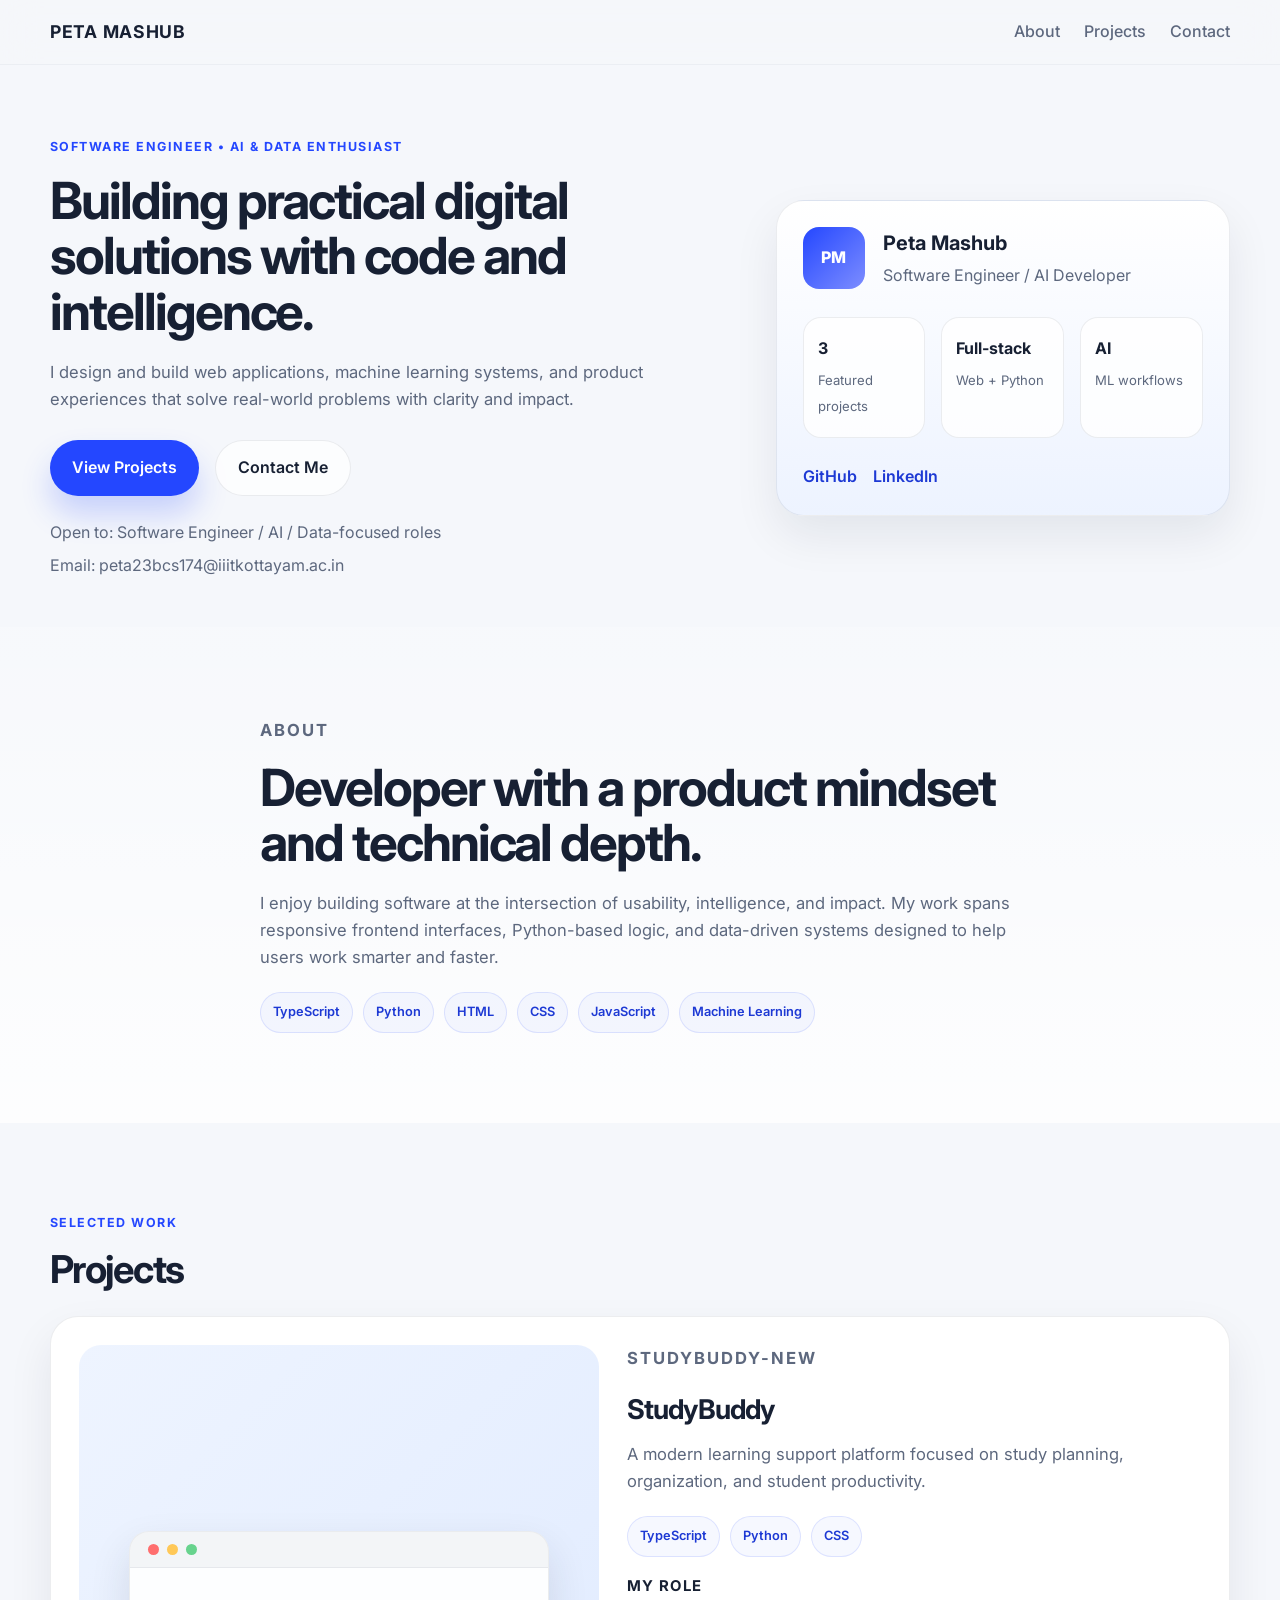
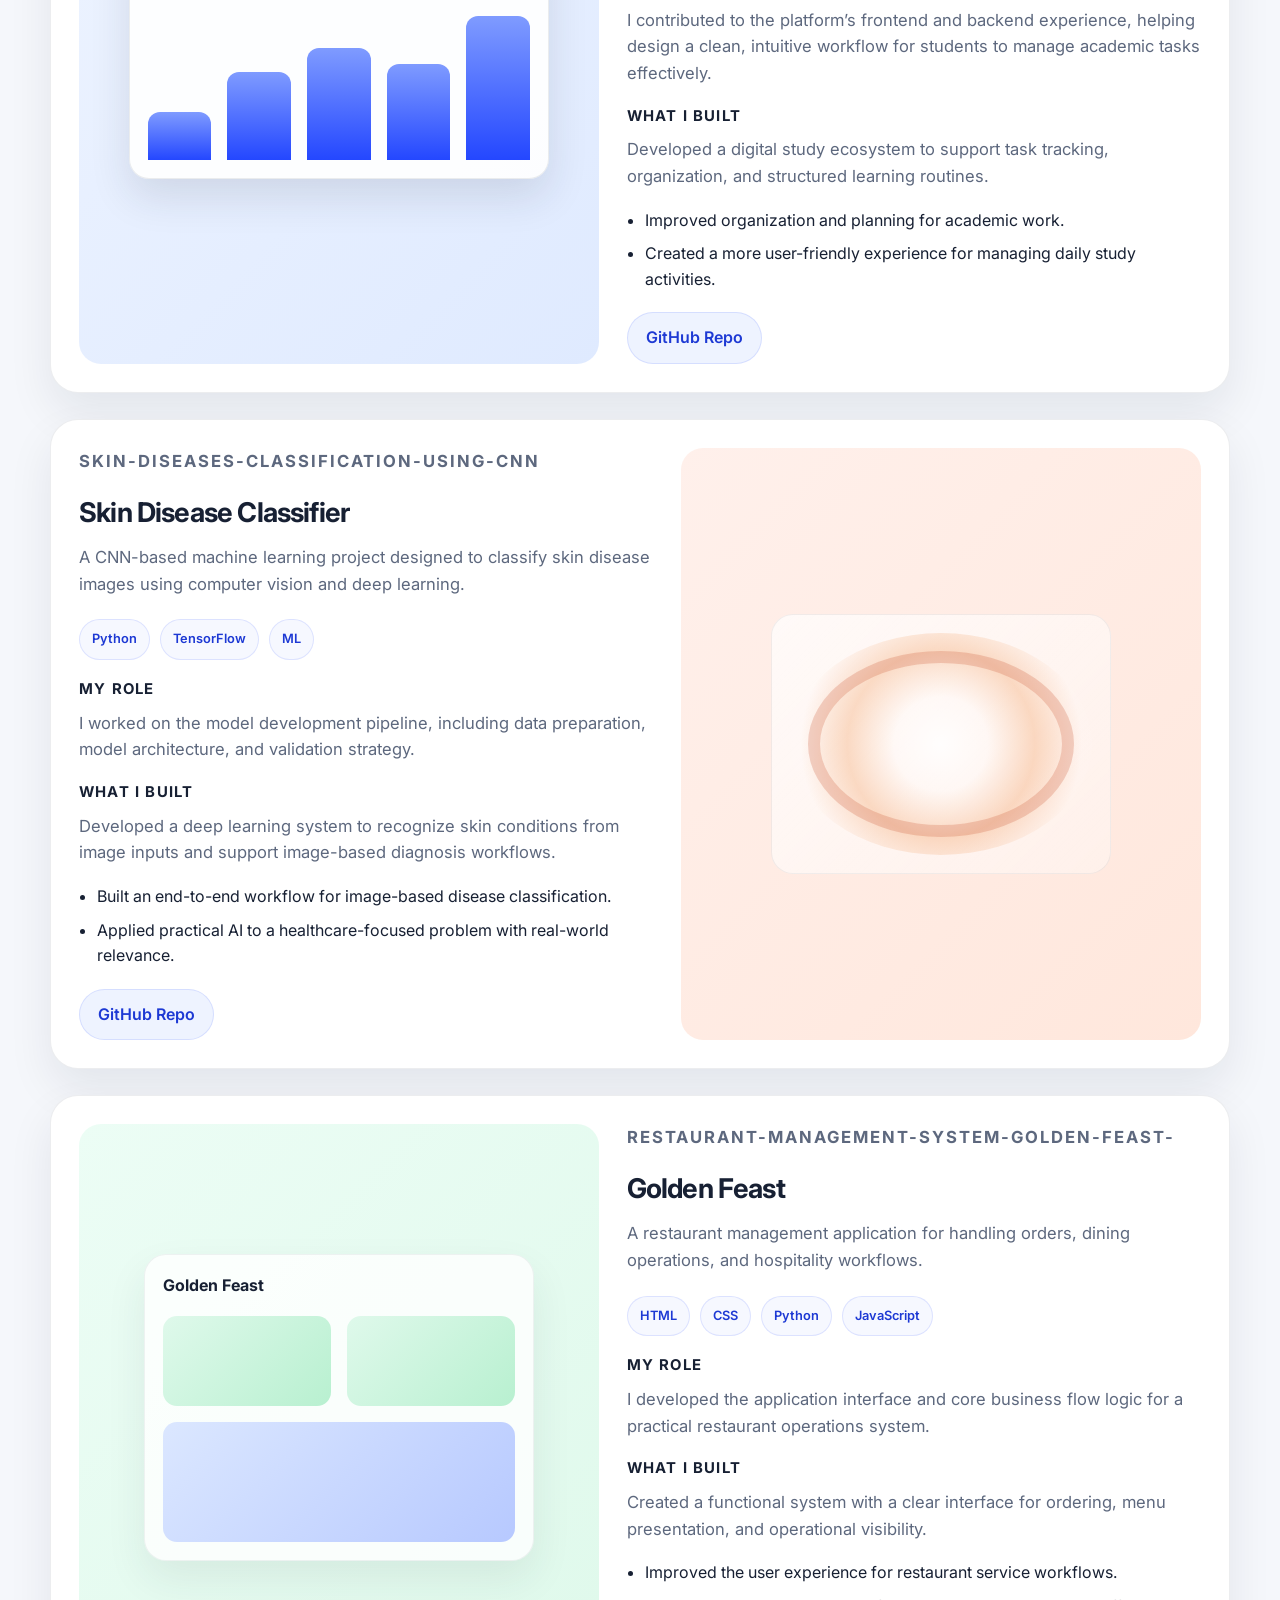
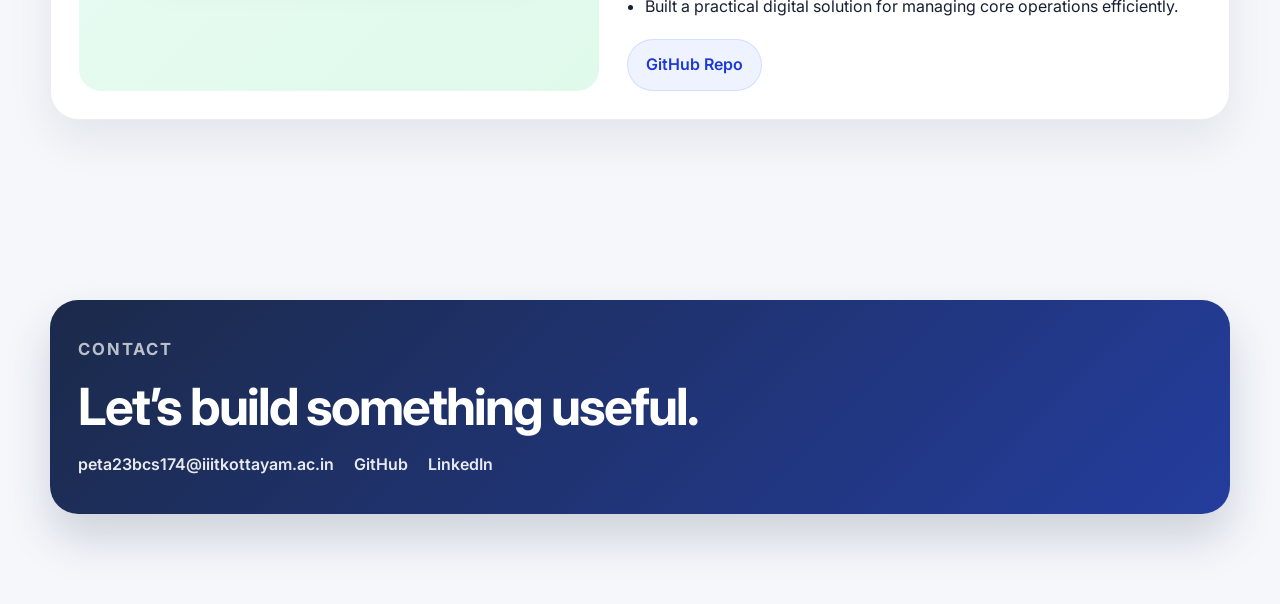
<file: index.html>
<!DOCTYPE html>
<html lang="en">
  <head>
    <meta charset="UTF-8" />
    <meta name="viewport" content="width=device-width, initial-scale=1.0" />
    <title>Peta Mashub | Portfolio</title>
    <meta
      name="description"
      content="Portfolio website for Peta Mashub, a software engineer and AI/data-driven developer."
    />
    <link rel="preconnect" href="https://fonts.googleapis.com" />
    <link rel="preconnect" href="https://fonts.gstatic.com" crossorigin />
    <link
      href="https://fonts.googleapis.com/css2?family=Inter:wght@400;500;600;700;800&display=swap"
      rel="stylesheet"
    />
    <link rel="stylesheet" href="styles.css" />
  </head>
  <body>
    <header class="site-header">
      <div class="container nav">
        <div class="brand">Peta Mashub</div>
        <nav>
          <a href="#about">About</a>
          <a href="#projects">Projects</a>
          <a href="#contact">Contact</a>
        </nav>
      </div>
    </header>

    <main>
      <section class="hero">
        <div class="container hero-inner">
          <div class="hero-copy">
            <p class="eyebrow">Software Engineer • AI & Data Enthusiast</p>
            <h1>Building practical digital solutions with code and intelligence.</h1>
            <p class="lead">
              I design and build web applications, machine learning systems, and product experiences
              that solve real-world problems with clarity and impact.
            </p>
            <div class="cta-row">
              <a class="button primary" href="#projects">View Projects</a>
              <a class="button secondary" href="mailto:peta23bcs174@iiitkottayam.ac.in">Contact Me</a>
            </div>
            <ul class="mini-meta">
              <li>Open to: Software Engineer / AI / Data-focused roles</li>
              <li>Email: peta23bcs174@iiitkottayam.ac.in</li>
            </ul>
          </div>

          <div class="hero-card">
            <div class="profile-panel">
              <div class="avatar">PM</div>
              <div>
                <h3>Peta Mashub</h3>
                <p>Software Engineer / AI Developer</p>
              </div>
            </div>

            <div class="stat-grid">
              <div>
                <strong>3</strong>
                <span>Featured projects</span>
              </div>
              <div>
                <strong>Full-stack</strong>
                <span>Web + Python</span>
              </div>
              <div>
                <strong>AI</strong>
                <span>ML workflows</span>
              </div>
            </div>

            <div class="socials">
              <a href="https://github.com/peta2005" target="_blank" rel="noreferrer">GitHub</a>
              <a href="https://www.linkedin.com/in/peta-mashub-iiitk-0850b13a2" target="_blank" rel="noreferrer">LinkedIn</a>
            </div>
          </div>
        </div>
      </section>

      <section id="about" class="about section-spacing">
        <div class="container narrow">
          <p class="section-tag">About</p>
          <h2>Developer with a product mindset and technical depth.</h2>
          <p>
            I enjoy building software at the intersection of usability, intelligence, and impact.
            My work spans responsive frontend interfaces, Python-based logic, and data-driven systems
            designed to help users work smarter and faster.
          </p>
          <div class="tool-pills">
            <span>TypeScript</span>
            <span>Python</span>
            <span>HTML</span>
            <span>CSS</span>
            <span>JavaScript</span>
            <span>Machine Learning</span>
          </div>
        </div>
      </section>

      <section id="projects" class="projects section-spacing">
        <div class="container">
          <p class="section-tag">Selected work</p>
          <h2>Projects</h2>

          <article class="project-card">
            <div class="project-visual visual-one">
              <div class="mock-window">
                <div class="window-bar">
                  <span></span>
                  <span></span>
                  <span></span>
                </div>
                <div class="window-body">
                  <div class="chart-bars">
                    <span style="height: 30%"></span>
                    <span style="height: 55%"></span>
                    <span style="height: 70%"></span>
                    <span style="height: 60%"></span>
                    <span style="height: 90%"></span>
                  </div>
                </div>
              </div>
            </div>

            <div class="project-content">
              <p class="project-label">StudyBuddy-new</p>
              <h3>StudyBuddy</h3>
              <p class="summary">
                A modern learning support platform focused on study planning, organization, and
                student productivity.
              </p>

              <div class="badges">
                <span>TypeScript</span>
                <span>Python</span>
                <span>CSS</span>
              </div>

              <div class="detail-block">
                <h4>My role</h4>
                <p>
                  I contributed to the platform’s frontend and backend experience, helping design a
                  clean, intuitive workflow for students to manage academic tasks effectively.
                </p>
              </div>

              <div class="detail-block">
                <h4>What I built</h4>
                <p>
                  Developed a digital study ecosystem to support task tracking, organization, and
                  structured learning routines.
                </p>
              </div>

              <ul class="outcomes">
                <li>Improved organization and planning for academic work.</li>
                <li>Created a more user-friendly experience for managing daily study activities.</li>
              </ul>

              <div class="project-links">
                <a href="https://github.com/peta2005/StudyBuddy-new" target="_blank" rel="noreferrer">GitHub Repo</a>
              </div>
            </div>
          </article>

          <article class="project-card reverse">
            <div class="project-content">
              <p class="project-label">Skin-Diseases-Classification-using-CNN</p>
              <h3>Skin Disease Classifier</h3>
              <p class="summary">
                A CNN-based machine learning project designed to classify skin disease images using
                computer vision and deep learning.
              </p>

              <div class="badges">
                <span>Python</span>
                <span>TensorFlow</span>
                <span>ML</span>
              </div>

              <div class="detail-block">
                <h4>My role</h4>
                <p>
                  I worked on the model development pipeline, including data preparation, model
                  architecture, and validation strategy.
                </p>
              </div>

              <div class="detail-block">
                <h4>What I built</h4>
                <p>
                  Developed a deep learning system to recognize skin conditions from image inputs and
                  support image-based diagnosis workflows.
                </p>
              </div>

              <ul class="outcomes">
                <li>Built an end-to-end workflow for image-based disease classification.</li>
                <li>Applied practical AI to a healthcare-focused problem with real-world relevance.</li>
              </ul>

              <div class="project-links">
                <a href="https://github.com/peta2005/Skin-Diseases-Classification-using-CNN" target="_blank" rel="noreferrer">GitHub Repo</a>
              </div>
            </div>

            <div class="project-visual visual-two">
              <div class="image-card">
                <div class="scan"></div>
                <div class="scan-ring"></div>
              </div>
            </div>
          </article>

          <article class="project-card">
            <div class="project-visual visual-three">
              <div class="dashboard-panel">
                <div class="panel-header">Golden Feast</div>
                <div class="panel-body">
                  <div class="mini-block"></div>
                  <div class="mini-block"></div>
                  <div class="mini-block wide"></div>
                </div>
              </div>
            </div>

            <div class="project-content">
              <p class="project-label">RESTAURANT-MANAGEMENT-SYSTEM-GOLDEN-FEAST-</p>
              <h3>Golden Feast</h3>
              <p class="summary">
                A restaurant management application for handling orders, dining operations, and
                hospitality workflows.
              </p>

              <div class="badges">
                <span>HTML</span>
                <span>CSS</span>
                <span>Python</span>
                <span>JavaScript</span>
              </div>

              <div class="detail-block">
                <h4>My role</h4>
                <p>
                  I developed the application interface and core business flow logic for a practical
                  restaurant operations system.
                </p>
              </div>

              <div class="detail-block">
                <h4>What I built</h4>
                <p>
                  Created a functional system with a clear interface for ordering, menu presentation,
                  and operational visibility.
                </p>
              </div>

              <ul class="outcomes">
                <li>Improved the user experience for restaurant service workflows.</li>
                <li>Built a practical digital solution for managing core operations efficiently.</li>
              </ul>

              <div class="project-links">
                <a href="https://github.com/peta2005/RESTAURANT-MANAGEMENT-SYSTEM-GOLDEN-FEAST-" target="_blank" rel="noreferrer">GitHub Repo</a>
              </div>
            </div>
          </article>
        </div>
      </section>

      <section id="contact" class="contact section-spacing">
        <div class="container contact-box">
          <p class="section-tag">Contact</p>
          <h2>Let’s build something useful.</h2>
          <div class="contact-row">
            <a href="mailto:peta23bcs174@iiitkottayam.ac.in">peta23bcs174@iiitkottayam.ac.in</a>
            <a href="https://github.com/peta2005" target="_blank" rel="noreferrer">GitHub</a>
            <a href="https://www.linkedin.com/in/peta-mashub-iiitk-0850b13a2" target="_blank" rel="noreferrer">LinkedIn</a>
          </div>
        </div>
      </section>
    </main>
  </body>
</html>
</file>
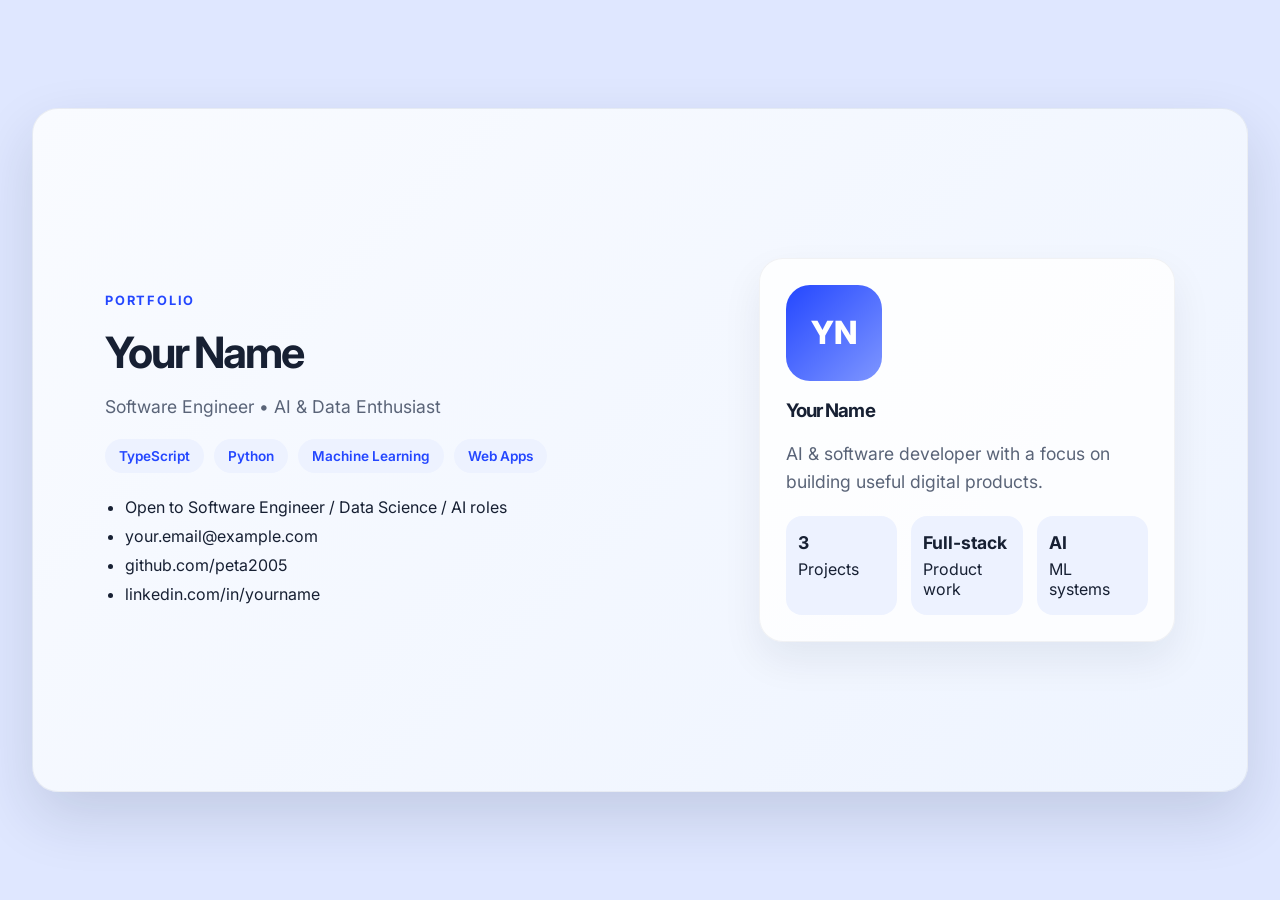
<file: portfolio-slides.html>
<!DOCTYPE html>
<html lang="en">
  <head>
    <meta charset="UTF-8" />
    <meta name="viewport" content="width=device-width, initial-scale=1.0" />
    <title>Portfolio Slides</title>
    <link rel="preconnect" href="https://fonts.googleapis.com" />
    <link rel="preconnect" href="https://fonts.gstatic.com" crossorigin />
    <link
      href="https://fonts.googleapis.com/css2?family=Inter:wght@400;500;600;700;800&display=swap"
      rel="stylesheet"
    />
    <style>
      :root {
        --bg: #f7f8fc;
        --panel: #ffffff;
        --primary: #2447ff;
        --primary-soft: #edf2ff;
        --text: #172033;
        --muted: #5a6478;
        --accent: #12b886;
      }

      * { box-sizing: border-box; }

      body {
        margin: 0;
        background: #dfe7ff;
        font-family: "Inter", sans-serif;
        color: var(--text);
      }

      .page {
        width: 100vw;
        min-height: 100vh;
        padding: 32px;
        display: grid;
        place-items: center;
      }

      .deck {
        width: min(100%, 1600px);
        aspect-ratio: 16 / 9;
        background: linear-gradient(135deg, #f9fbff, #eef4ff);
        border-radius: 26px;
        box-shadow: 0 25px 60px rgba(24, 35, 62, 0.14);
        overflow: hidden;
        border: 1px solid rgba(23,32,51,0.06);
      }

      .slide {
        width: 100%;
        height: 100%;
        padding: 56px 72px;
        display: grid;
        grid-template-columns: 1.2fr 0.8fr;
        align-items: center;
        gap: 30px;
      }

      .slide:nth-child(2n) {
        background: linear-gradient(135deg, #ffffff, #edf3ff);
      }

      .eyebrow {
        margin: 0 0 18px;
        color: var(--primary);
        font-weight: 700;
        letter-spacing: 0.14em;
        text-transform: uppercase;
        font-size: 0.8rem;
      }

      h1, h2, h3 {
        margin: 0 0 18px;
        letter-spacing: -0.05em;
      }

      h1 {
        font-size: clamp(2.7rem, 3vw, 4.5rem);
        line-height: 1.05;
      }

      h2 {
        font-size: clamp(2rem, 2.4vw, 3rem);
      }

      p {
        color: var(--muted);
        font-size: 1.1rem;
        line-height: 1.6;
        margin: 0;
      }

      ul {
        margin: 20px 0 0;
        padding-left: 20px;
        color: var(--text);
        line-height: 1.8;
      }

      .contact-card,
      .card {
        background: rgba(255,255,255,0.8);
        border: 1px solid rgba(23,32,51,0.05);
        border-radius: 24px;
        padding: 26px;
        box-shadow: 0 18px 40px rgba(17,28,56,0.07);
      }

      .avatar {
        width: 96px;
        height: 96px;
        border-radius: 24px;
        background: linear-gradient(135deg, var(--primary), #7e96ff);
        color: white;
        display: grid;
        place-items: center;
        font-size: 2rem;
        font-weight: 800;
        margin-bottom: 18px;
      }

      .stats {
        display: grid;
        grid-template-columns: repeat(3, 1fr);
        gap: 14px;
        margin-top: 20px;
      }

      .stats div {
        background: var(--primary-soft);
        border-radius: 16px;
        padding: 16px 12px;
      }

      .stats strong {
        display: block;
        font-size: 1.1rem;
        margin-bottom: 6px;
      }

      .badge-row {
        display: flex;
        flex-wrap: wrap;
        gap: 10px;
        margin-top: 18px;
      }

      .badge {
        background: var(--primary-soft);
        color: var(--primary);
        border-radius: 999px;
        padding: 9px 14px;
        font-weight: 600;
        font-size: 0.85rem;
      }

      .project-box {
        display: flex;
        align-items: center;
        justify-content: center;
        min-height: 260px;
        background: linear-gradient(135deg, #edf3ff, #dfeaff);
        border-radius: 24px;
        border: 1px solid rgba(23,32,51,0.05);
      }

      .chart {
        width: min(100%, 340px);
        height: 180px;
        display: flex;
        align-items: flex-end;
        gap: 18px;
      }

      .chart span {
        display: block;
        width: 100%;
        border-radius: 16px 16px 0 0;
        background: linear-gradient(180deg, #7f9bff, #2447ff);
      }

      .mock {
        width: min(100%, 300px);
        height: 220px;
        border-radius: 26px;
        background: linear-gradient(135deg, #fff1eb, #ffe7dc);
        position: relative;
        border: 1px solid rgba(23,32,51,0.05);
      }

      .mock::before {
        content: "";
        position: absolute;
        inset: 26px;
        border-radius: 50%;
        background: radial-gradient(circle at center, rgba(255,255,255,0.9), rgba(255,255,255,0.3) 35%, rgba(255, 132, 76, 0.3) 62%, rgba(255,255,255,0.05) 100%);
      }

      .mock::after {
        content: "";
        position: absolute;
        inset: 56px;
        border-radius: 50%;
        border: 12px solid rgba(212, 90, 49, 0.24);
      }

      @media print {
        body {
          background: white;
        }

        .page {
          padding: 0;
        }

        .deck {
          width: 100vw;
          height: 100vh;
          border-radius: 0;
          box-shadow: none;
          border: none;
        }
      }
    </style>
  </head>
  <body>
    <div class="page">
      <div class="deck">
        <section class="slide">
          <div>
            <p class="eyebrow">Portfolio</p>
            <h1>Your Name</h1>
            <p>Software Engineer • AI & Data Enthusiast</p>
            <div class="badge-row">
              <span class="badge">TypeScript</span>
              <span class="badge">Python</span>
              <span class="badge">Machine Learning</span>
              <span class="badge">Web Apps</span>
            </div>
            <ul>
              <li>Open to Software Engineer / Data Science / AI roles</li>
              <li>your.email@example.com</li>
              <li>github.com/peta2005</li>
              <li>linkedin.com/in/yourname</li>
            </ul>
          </div>
          <div class="contact-card">
            <div class="avatar">YN</div>
            <h3>Your Name</h3>
            <p>AI & software developer with a focus on building useful digital products.</p>
            <div class="stats">
              <div><strong>3</strong><span>Projects</span></div>
              <div><strong>Full-stack</strong><span>Product work</span></div>
              <div><strong>AI</strong><span>ML systems</span></div>
            </div>
          </div>
        </section>

        <section class="slide">
          <div>
            <p class="eyebrow">Selected work</p>
            <h2>StudyBuddy</h2>
            <p>
              A study support platform designed to help students stay organized,
              manage tasks, and improve daily learning routines.
            </p>
            <div class="badge-row">
              <span class="badge">TypeScript</span>
              <span class="badge">Python</span>
              <span class="badge">CSS</span>
            </div>
            <ul>
              <li>Built a user-friendly product experience</li>
              <li>Improved a structured learning workflow</li>
              <li>Focused on productivity and planning</li>
            </ul>
          </div>
          <div class="project-box">
            <div class="chart">
              <span style="height: 35%"></span>
              <span style="height: 50%"></span>
              <span style="height: 70%"></span>
              <span style="height: 60%"></span>
              <span style="height: 88%"></span>
            </div>
          </div>
        </section>

        <section class="slide">
          <div>
            <p class="eyebrow">Selected work</p>
            <h2>Skin Disease Classifier</h2>
            <p>
              Deep learning project for classifying skin conditions from medical
              image data using a CNN-based approach.
            </p>
            <div class="badge-row">
              <span class="badge">Python</span>
              <span class="badge">TensorFlow</span>
              <span class="badge">ML</span>
            </div>
            <ul>
              <li>Built a CNN workflow for image classification</li>
              <li>Applied practical ML to a healthcare-use case</li>
              <li>Focused on model-driven decision support</li>
            </ul>
          </div>
          <div class="project-box">
            <div class="mock"></div>
          </div>
        </section>

        <section class="slide">
          <div>
            <p class="eyebrow">Selected work</p>
            <h2>Golden Feast</h2>
            <p>
              Restaurant management platform for handling operations, orders, and
              a streamlined hospitality workflow.
            </p>
            <div class="badge-row">
              <span class="badge">HTML</span>
              <span class="badge">CSS</span>
              <span class="badge">JavaScript</span>
              <span class="badge">Python</span>
            </div>
            <ul>
              <li>Improved operational visibility and flow</li>
              <li>Developed a practical business interface</li>
              <li>Designed for user-friendly service management</li>
            </ul>
          </div>
          <div class="card">
            <h3>Highlights</h3>
            <p>• Product-minded development</p>
            <p>• Full-stack and data-driven thinking</p>
            <p>• Clean UI + practical functionality</p>
          </div>
        </section>
      </div>
    </div>
  </body>
</html>
</file>
<file: styles.css>
* {
  box-sizing: border-box;
}

:root {
  --bg: #f5f7fb;
  --panel: #ffffff;
  --panel-soft: #eef3ff;
  --primary: #2447ff;
  --primary-strong: #1d39d4;
  --text: #172033;
  --muted: #5d687e;
  --border: rgba(23, 32, 51, 0.08);
  --shadow: 0 20px 45px rgba(17, 28, 56, 0.08);
}

html {
  scroll-behavior: smooth;
}

body {
  margin: 0;
  font-family: "Inter", sans-serif;
  background: var(--bg);
  color: var(--text);
  line-height: 1.6;
}

img {
  max-width: 100%;
  display: block;
}

a {
  color: inherit;
  text-decoration: none;
}

.container {
  width: min(1180px, calc(100% - 40px));
  margin: 0 auto;
}

.narrow {
  max-width: 760px;
}

.section-spacing {
  padding: 90px 0;
}

.site-header {
  position: sticky;
  top: 0;
  z-index: 10;
  backdrop-filter: blur(18px);
  background: rgba(245, 247, 251, 0.8);
  border-bottom: 1px solid rgba(23, 32, 51, 0.04);
}

.nav {
  display: flex;
  align-items: center;
  justify-content: space-between;
  padding: 18px 0;
}

.brand {
  font-size: 1.1rem;
  font-weight: 700;
  letter-spacing: 0.04em;
  text-transform: uppercase;
}

nav {
  display: flex;
  gap: 24px;
  color: var(--muted);
  font-weight: 500;
}

.hero {
  padding: 72px 0 48px;
}

.hero-inner {
  display: grid;
  grid-template-columns: 1.2fr 0.8fr;
  gap: 44px;
  align-items: center;
}

.eyebrow,
.section-tag,
.project-label {
  margin: 0 0 16px;
  font-size: 0.78rem;
  letter-spacing: 0.12em;
  text-transform: uppercase;
  color: var(--primary);
  font-weight: 700;
}

.hero h1,
.about h2,
.projects h2,
.contact h2 {
  margin: 0 0 20px;
  font-size: clamp(2.4rem, 4vw, 4rem);
  line-height: 1.08;
  letter-spacing: -0.04em;
}

.lead,
.about p,
.project-content p,
.contact-box p {
  color: var(--muted);
  font-size: 1.04rem;
}

.cta-row {
  display: flex;
  gap: 16px;
  margin-top: 28px;
  flex-wrap: wrap;
}

.button {
  display: inline-flex;
  align-items: center;
  justify-content: center;
  padding: 14px 22px;
  border-radius: 999px;
  font-weight: 600;
  transition: 0.2s ease;
}

.button.primary {
  background: var(--primary);
  color: white;
  box-shadow: 0 18px 30px rgba(36, 71, 255, 0.22);
}

.button.secondary {
  border: 1px solid rgba(23, 32, 51, 0.08);
  background: rgba(255, 255, 255, 0.7);
}

.button:hover {
  transform: translateY(-1px);
}

.mini-meta {
  list-style: none;
  padding: 0;
  margin: 24px 0 0;
  color: var(--muted);
  display: grid;
  gap: 8px;
}

.hero-card {
  background: linear-gradient(180deg, #ffffff, #edf3ff);
  border: 1px solid var(--border);
  border-radius: 28px;
  box-shadow: var(--shadow);
  padding: 26px;
}

.profile-panel {
  display: flex;
  align-items: center;
  gap: 18px;
  margin-bottom: 28px;
}

.avatar {
  width: 62px;
  height: 62px;
  border-radius: 16px;
  background: linear-gradient(135deg, var(--primary), #7d8dff);
  color: white;
  font-weight: 800;
  display: grid;
  place-items: center;
}

.profile-panel h3 {
  margin: 0;
  font-size: 1.25rem;
}

.profile-panel p {
  margin: 4px 0 0;
  color: var(--muted);
}

.stat-grid {
  display: grid;
  grid-template-columns: repeat(3, minmax(0, 1fr));
  gap: 16px;
  margin-bottom: 26px;
}

.stat-grid div {
  background: rgba(255, 255, 255, 0.8);
  border: 1px solid var(--border);
  border-radius: 18px;
  padding: 18px 14px;
}

.stat-grid strong {
  display: block;
  font-size: 1rem;
  margin-bottom: 6px;
}

.stat-grid span {
  color: var(--muted);
  font-size: 0.82rem;
}

.socials {
  display: flex;
  gap: 16px;
  color: var(--primary-strong);
  font-weight: 600;
}

.about {
  background: linear-gradient(180deg, rgba(255,255,255,0.2), rgba(255,255,255,0.8));
}

.tool-pills,
.badges {
  display: flex;
  flex-wrap: wrap;
  gap: 10px;
  margin-top: 22px;
}

.tool-pills span,
.badges span {
  display: inline-flex;
  align-items: center;
  padding: 9px 12px;
  border-radius: 999px;
  border: 1px solid rgba(36, 71, 255, 0.12);
  background: rgba(36, 71, 255, 0.04);
  color: var(--primary-strong);
  font-size: 0.8rem;
  font-weight: 600;
}

.projects h2 {
  font-size: clamp(2.1rem, 3vw, 3rem);
}

.project-card {
  display: grid;
  grid-template-columns: 0.95fr 1.05fr;
  gap: 28px;
  background: var(--panel);
  border: 1px solid var(--border);
  border-radius: 28px;
  box-shadow: var(--shadow);
  padding: 28px;
  margin-top: 26px;
}

.project-card.reverse {
  grid-template-columns: 1.05fr 0.95fr;
}

.project-visual {
  min-height: 300px;
  display: grid;
  place-items: center;
  border-radius: 22px;
  overflow: hidden;
}

.visual-one {
  background: linear-gradient(135deg, #eef4ff, #dfeaff);
}

.visual-two {
  background: linear-gradient(135deg, #fff0eb, #ffe7dc);
}

.visual-three {
  background: linear-gradient(135deg, #ecfdf5, #dff9eb);
}

.mock-window {
  width: min(100%, 420px);
  border-radius: 20px;
  background: rgba(255,255,255,0.9);
  border: 1px solid rgba(21, 27, 38, 0.08);
  overflow: hidden;
  box-shadow: 0 18px 40px rgba(30, 38, 59, 0.12);
}

.window-bar {
  display: flex;
  gap: 8px;
  padding: 12px 18px;
  background: rgba(18, 29, 48, 0.04);
  border-bottom: 1px solid rgba(18,29,48,0.06);
}

.window-bar span {
  display: block;
  width: 11px;
  height: 11px;
  border-radius: 50%;
  background: #ffbd6b;
}

.window-bar span:nth-child(1) { background: #ff6e6e; }
.window-bar span:nth-child(2) { background: #ffc857; }
.window-bar span:nth-child(3) { background: #67d38d; }

.window-body {
  padding: 24px 18px 18px;
  height: 210px;
  display: flex;
  align-items: flex-end;
}

.chart-bars {
  width: 100%;
  height: 160px;
  display: flex;
  align-items: flex-end;
  gap: 16px;
}

.chart-bars span {
  display: block;
  width: 100%;
  background: linear-gradient(180deg, #7f9bff, #2447ff);
  border-radius: 12px 12px 0 0;
}

.image-card {
  position: relative;
  width: min(100%, 340px);
  height: 260px;
  border-radius: 22px;
  background: linear-gradient(135deg, rgba(255, 255, 255, 0.7), rgba(255,255,255,0.35));
  border: 1px solid rgba(23, 32, 51, 0.06);
}

.scan {
  position: absolute;
  inset: 18px;
  border-radius: 50%;
  background: radial-gradient(circle at center, rgba(255, 255, 255, 0.85) 0%, rgba(255, 255, 255, 0.25) 25%, rgba(240,148,81,0.3) 50%, rgba(255,255,255,0.05) 75%);
}

.scan-ring {
  position: absolute;
  inset: 36px;
  border: 12px solid rgba(200, 83, 50, 0.24);
  border-radius: 50%;
}

.dashboard-panel {
  width: min(100%, 390px);
  background: rgba(255,255,255,0.8);
  border: 1px solid rgba(23, 32, 51, 0.06);
  border-radius: 22px;
  padding: 18px;
  box-shadow: 0 18px 40px rgba(40, 57, 70, 0.08);
}

.panel-header {
  font-weight: 700;
  margin-bottom: 18px;
}

.panel-body {
  display: grid;
  grid-template-columns: repeat(2, minmax(0, 1fr));
  gap: 16px;
}

.mini-block {
  height: 90px;
  border-radius: 14px;
  background: linear-gradient(135deg, #dff9eb, #b8f0d0);
}

.mini-block.wide {
  grid-column: 1 / -1;
  height: 120px;
  background: linear-gradient(135deg, #dbe7ff, #b7c9ff);
}

.project-content {
  display: flex;
  flex-direction: column;
  justify-content: center;
}

.project-content h3 {
  margin: 0 0 10px;
  font-size: clamp(1.7rem, 2vw, 2.5rem);
  letter-spacing: -0.03em;
}

.summary {
  margin: 0;
  font-size: 1rem;
  color: var(--muted);
}

.detail-block {
  margin-top: 18px;
}

.detail-block h4 {
  margin: 0 0 8px;
  font-size: 0.93rem;
  text-transform: uppercase;
  letter-spacing: 0.08em;
  color: var(--text);
}

.detail-block p {
  margin: 0;
}

.outcomes {
  margin: 18px 0 0;
  padding-left: 18px;
  color: var(--text);
}

.outcomes li + li {
  margin-top: 8px;
}

.project-links {
  margin-top: 20px;
}

.project-links a {
  display: inline-flex;
  align-items: center;
  justify-content: center;
  background: var(--panel-soft);
  color: var(--primary-strong);
  border: 1px solid rgba(36, 71, 255, 0.12);
  border-radius: 999px;
  padding: 12px 18px;
  font-weight: 600;
}

.contact-box {
  background: linear-gradient(135deg, #1b2a4a, #243d9d);
  color: white;
  border-radius: 28px;
  padding: 36px 28px;
  box-shadow: 0 24px 45px rgba(27, 42, 74, 0.18);
}

.contact-box .section-tag {
  color: rgba(255,255,255,0.7);
}

.contact-box h2 {
  margin-bottom: 18px;
}

.contact-row {
  display: flex;
  flex-wrap: wrap;
  gap: 20px;
  align-items: center;
}

.contact-row a {
  color: white;
  opacity: 0.9;
  font-weight: 600;
}

@media (max-width: 900px) {
  .hero-inner,
  .project-card,
  .project-card.reverse {
    grid-template-columns: 1fr;
  }

  .project-card,
  .project-card.reverse {
    padding: 22px 18px;
  }
}

@media (max-width: 640px) {
  nav {
    gap: 12px;
    font-size: 0.9rem;
  }

  .hero {
    padding-top: 48px;
  }

  .cta-row,
  .socials,
  .contact-row {
    flex-direction: column;
    align-items: flex-start;
  }

  .stat-grid {
    grid-template-columns: 1fr;
  }

  .section-spacing {
    padding: 66px 0;
  }
}
</file>
